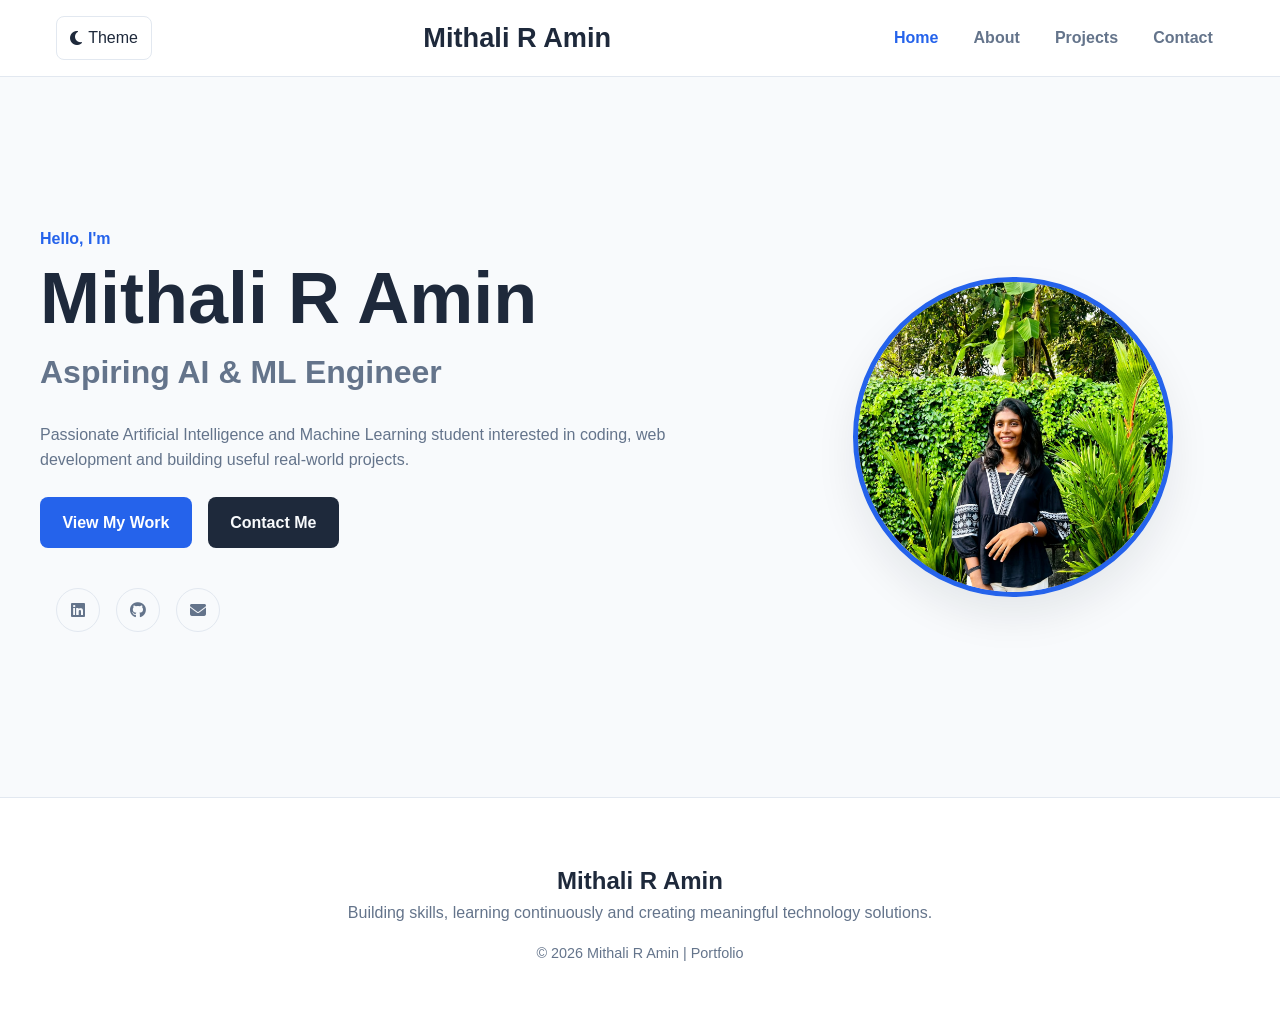
<file: index.html>
<!DOCTYPE html>
<html lang="en">

<head>
    <meta charset="UTF-8">

    <meta name="viewport"
          content="width=device-width, initial-scale=1.0">

    <meta name="description"
          content="Mithali R Amin's personal portfolio showcasing her skills, projects, education and experience in Artificial Intelligence, Machine Learning and Web Development.">

    <meta name="author"
          content="Mithali R Amin">

    <title>Mithali R Amin | AI & ML Portfolio</title>

    <link rel="stylesheet" href="style.css">

    <!-- Font Awesome Icons -->
    <link rel="stylesheet"
          href="https://cdnjs.cloudflare.com/ajax/libs/font-awesome/6.5.1/css/all.min.css">

</head>

<body>

    <!-- Header -->
    <header>

        <nav aria-label="Main navigation">
            <button id="theme-toggle"
        type="button"
        aria-label="Toggle dark mode">
    <i class="fa-solid fa-moon"
       aria-hidden="true"></i>
    <span>Theme</span>
</button>

            <h2 class="logo">
                Mithali R Amin<span></span>
            </h2>

            <div class="nav-links">

                <a href="index.html"
                   aria-current="page">
                    Home
                </a>

                <a href="about.html">
                    About
                </a>

                <a href="projects.html">
                    Projects
                </a>

                <a href="contact.html">
                    Contact
                </a>

            </div>

        </nav>

    </header>


    <!-- Main Content -->
    <main>

        <!-- Home Section -->
        <section id="home"
                 class="hero"
                 aria-labelledby="home-heading">

            <div class="hero-text">

                <p class="hello">
                    Hello, I'm
                </p>

                <h1 id="home-heading">
                    Mithali R Amin
                </h1>

                <h2>
                    Aspiring AI & ML Engineer
                </h2>

                <p class="intro">
                    Passionate Artificial Intelligence and Machine Learning
                    student interested in coding, web development and building
                    useful real-world projects.
                </p>


                <div class="buttons">

                    <a href="projects.html"
                       class="btn">
                        View My Work
                    </a>

                    <a href="contact.html"
                       class="btn secondary-btn">
                        Contact Me
                    </a>

                </div>


                <!-- Social Links -->
                <nav class="social-icons"
                     aria-label="Social media links">

                    <a href="https://www.linkedin.com/in/mithali-r-amin/"
                       target="_blank"
                       rel="noopener noreferrer"
                       aria-label="Visit my LinkedIn profile">

                        <i class="fa-brands fa-linkedin"
                           aria-hidden="true"></i>

                    </a>


                    <a href="https://github.com/mithali-dot"
                       target="_blank"
                       rel="noopener noreferrer"
                       aria-label="Visit my GitHub profile">

                        <i class="fa-brands fa-github"
                           aria-hidden="true"></i>

                    </a>


                    <a href="mailto:mithalir321@gmail.com"
                       aria-label="Send me an email">

                        <i class="fa-solid fa-envelope"
                           aria-hidden="true"></i>

                    </a>

                </nav>

            </div>


            <div class="hero-image">

                <img src="profile.jpeg"
                     alt="Profile photo of Mithali R Amin">

            </div>

        </section>

    </main>


    <!-- Footer -->
    <footer>

        <h2>
            Mithali R Amin
        </h2>

        <p>
            Building skills, learning continuously and creating meaningful
            technology solutions.
        </p>

        <p class="copyright">
            © 2026 Mithali R Amin | Portfolio
        </p>

    </footer>


    <script src="script.js"></script>

</body>

</html>
</file>
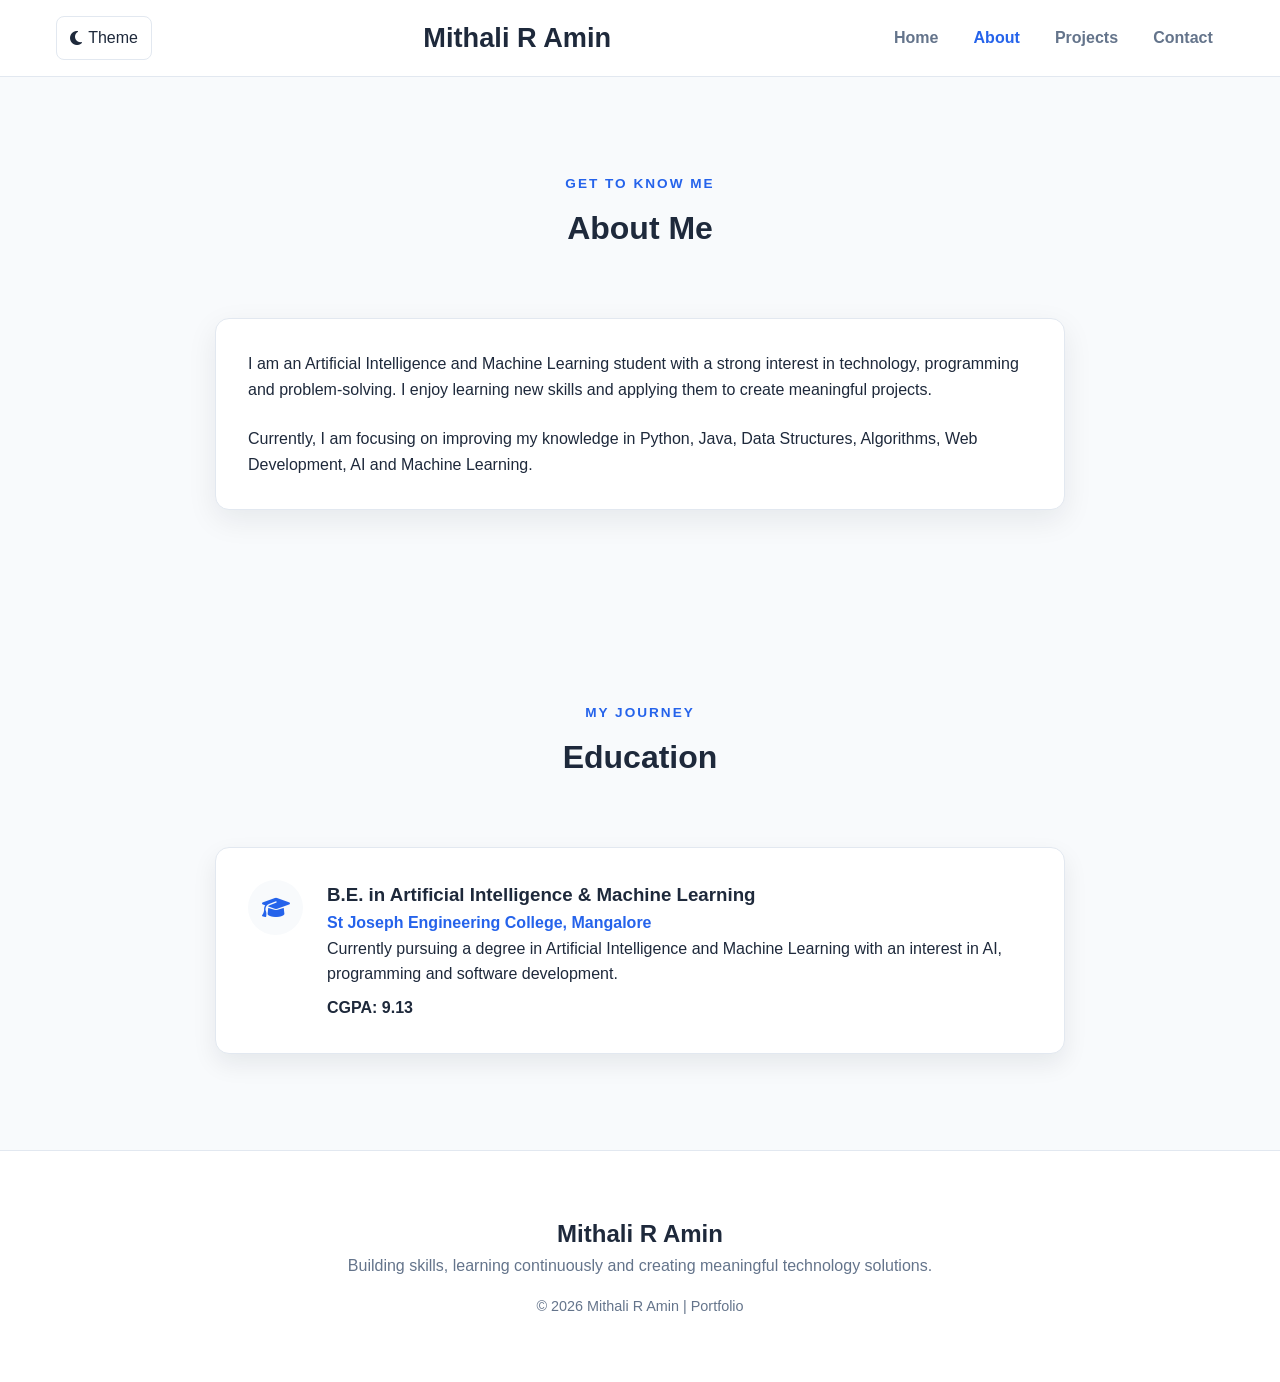
<file: about.html>
<!DOCTYPE html>
<html lang="en">

<head>
    <meta charset="UTF-8">

    <meta name="viewport"
          content="width=device-width, initial-scale=1.0">

    <meta name="description"
          content="Learn more about Mithali R Amin, an Artificial Intelligence and Machine Learning student interested in programming, AI, web development and software development.">

    <meta name="author"
          content="Mithali R Amin">

    <title>About | Mithali R Amin</title>

    <link rel="stylesheet" href="style.css">

    <!-- Font Awesome Icons -->
    <link rel="stylesheet"
          href="https://cdnjs.cloudflare.com/ajax/libs/font-awesome/6.5.1/css/all.min.css">

</head>

<body>

    <!-- Header -->
    <header>

        <nav aria-label="Main navigation">
            <button id="theme-toggle"
        type="button"
        aria-label="Toggle dark mode">
    <i class="fa-solid fa-moon"
       aria-hidden="true"></i>
    <span>Theme</span>
</button>

            <h2 class="logo">
                Mithali R Amin<span></span>
            </h2>

            <div class="nav-links">

                <a href="index.html">
                    Home
                </a>

                <a href="about.html"
                   aria-current="page">
                    About
                </a>

                <a href="projects.html">
                    Projects
                </a>

                <a href="contact.html">
                    Contact
                </a>

            </div>

        </nav>

    </header>


    <!-- Main Content -->
    <main>

        <!-- About Section -->
        <section class="section"
                 aria-labelledby="about-heading">

            <div class="section-title">

                <p>
                    GET TO KNOW ME
                </p>

                <h1 id="about-heading">
                    About Me
                </h1>

            </div>


            <article class="about-card">

                <p>
                    I am an Artificial Intelligence and Machine Learning
                    student with a strong interest in technology, programming
                    and problem-solving. I enjoy learning new skills and
                    applying them to create meaningful projects.
                </p>

                <p>
                    Currently, I am focusing on improving my knowledge in
                    Python, Java, Data Structures, Algorithms, Web Development,
                    AI and Machine Learning.
                </p>

            </article>

        </section>


        <!-- Education Section -->
        <section class="section"
                 aria-labelledby="education-heading">

            <div class="section-title">

                <p>
                    MY JOURNEY
                </p>

                <h2 id="education-heading">
                    Education
                </h2>

            </div>


            <article class="education-card">

                <div class="education-icon"
                     aria-hidden="true">

                    <i class="fa-solid fa-graduation-cap"></i>

                </div>


                <div>

                    <h3>
                        B.E. in Artificial Intelligence & Machine Learning
                    </h3>

                    <p class="college">
                        St Joseph Engineering College, Mangalore
                    </p>

                    <p>
                        Currently pursuing a degree in Artificial Intelligence
                        and Machine Learning with an interest in AI,
                        programming and software development.
                    </p>

                    <p class="score">
                        CGPA: 9.13
                    </p>

                </div>

            </article>

        </section>

    </main>


    <!-- Footer -->
    <footer>

        <h2>
            Mithali R Amin
        </h2>

        <p>
            Building skills, learning continuously and creating meaningful
            technology solutions.
        </p>

        <p class="copyright">
            © 2026 Mithali R Amin | Portfolio
        </p>

    </footer>


    <script src="script.js"></script>

</body>

</html>
</file>
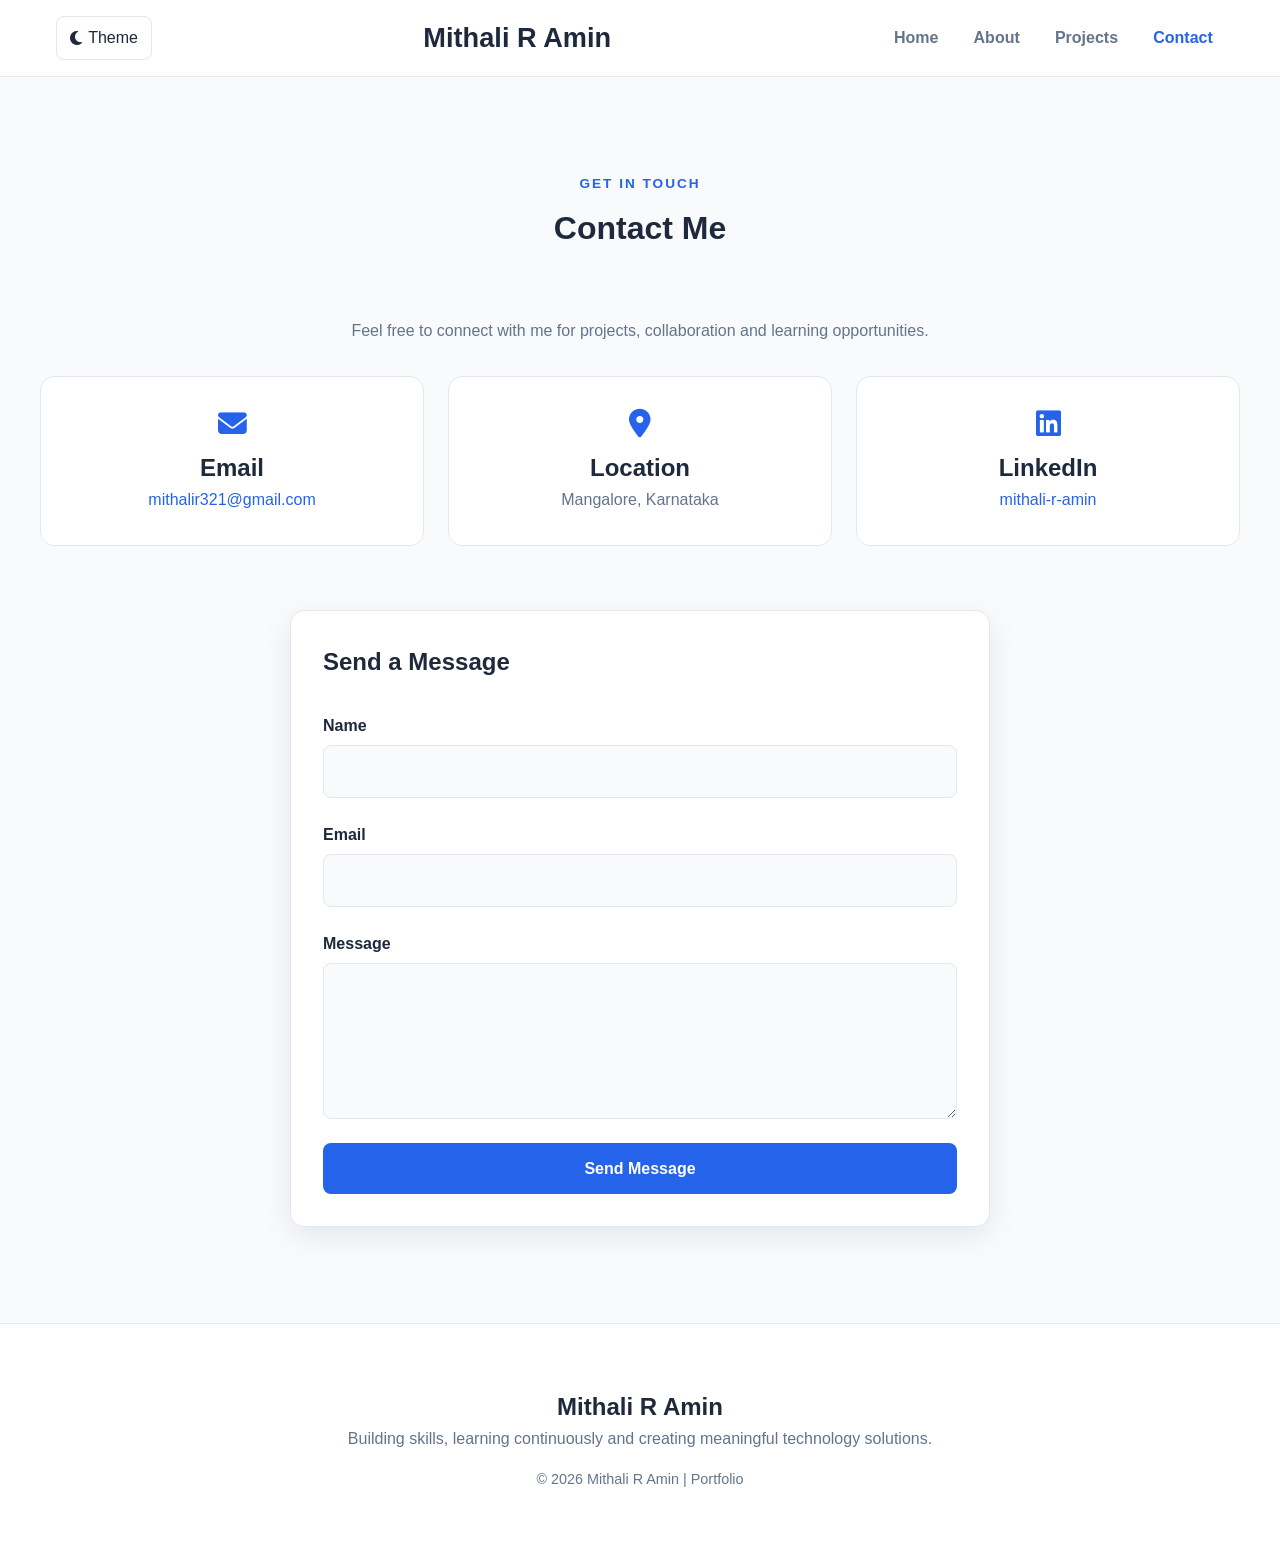
<file: contact.html>
<!DOCTYPE html>
<html lang="en">

<head>
    <meta charset="UTF-8">

    <meta name="viewport"
          content="width=device-width, initial-scale=1.0">

    <meta name="description"
          content="Contact Mithali R Amin for projects, collaboration and learning opportunities.">

    <meta name="author"
          content="Mithali R Amin">

    <title>Contact | Mithali R Amin</title>

    <link rel="stylesheet" href="style.css">

    <!-- Font Awesome Icons -->
    <link rel="stylesheet"
          href="https://cdnjs.cloudflare.com/ajax/libs/font-awesome/6.5.1/css/all.min.css">

</head>

<body>

    <!-- Header -->
    <header>

        <nav aria-label="Main navigation">
            <button id="theme-toggle"
        type="button"
        aria-label="Toggle dark mode">
    <i class="fa-solid fa-moon"
       aria-hidden="true"></i>
    <span>Theme</span>
</button>

            <h2 class="logo">
                Mithali R Amin<span></span>
            </h2>

            <div class="nav-links">

                <a href="index.html">
                    Home
                </a>

                <a href="about.html">
                    About
                </a>

                <a href="projects.html">
                    Projects
                </a>

                <a href="contact.html"
                   aria-current="page">
                    Contact
                </a>

            </div>

        </nav>

    </header>


    <!-- Main Content -->
    <main>

        <section class="section contact-section"
                 aria-labelledby="contact-heading">

            <div class="section-title">

                <p>
                    GET IN TOUCH
                </p>

                <h1 id="contact-heading">
                    Contact Me
                </h1>

            </div>


            <p class="contact-text">
                Feel free to connect with me for projects, collaboration
                and learning opportunities.
            </p>


            <!-- Contact Information -->
            <div class="contact-container">

                <article class="contact-card">

                    <i class="fa-solid fa-envelope"
                       aria-hidden="true"></i>

                    <h2>
                        Email
                    </h2>

                    <p>
                        <a href="mailto:mithalir321@gmail.com">
                            mithalir321@gmail.com
                        </a>
                    </p>

                </article>


                <article class="contact-card">

                    <i class="fa-solid fa-location-dot"
                       aria-hidden="true"></i>

                    <h2>
                        Location
                    </h2>

                    <p>
                        Mangalore, Karnataka
                    </p>

                </article>


                <article class="contact-card">

                    <i class="fa-brands fa-linkedin"
                       aria-hidden="true"></i>

                    <h2>
                        LinkedIn
                    </h2>

                    <p>
                        <a href="https://www.linkedin.com/in/mithali-r-amin/"
                           target="_blank"
                           rel="noopener noreferrer">
                            mithali-r-amin
                        </a>
                    </p>

                </article>

            </div>


            <!-- Accessible Contact Form -->
            <form class="contact-form"
                  action="#"
                  method="post"
                  aria-labelledby="form-heading">

                <h2 id="form-heading">
                    Send a Message
                </h2>


                <div>

                    <label for="name">
                        Name
                    </label>

                    <input type="text"
                           id="name"
                           name="name"
                           autocomplete="name"
                           required
                           aria-required="true">

                </div>


                <div>

                    <label for="email">
                        Email
                    </label>

                    <input type="email"
                           id="email"
                           name="email"
                           autocomplete="email"
                           required
                           aria-required="true">

                </div>


                <div>

                    <label for="message">
                        Message
                    </label>

                    <textarea id="message"
                              name="message"
                              rows="5"
                              required
                              aria-required="true"></textarea>

                </div>


                <button type="submit">
                    Send Message
                </button>

            </form>

        </section>

    </main>


    <!-- Footer -->
    <footer>

        <h2>
            Mithali R Amin
        </h2>

        <p>
            Building skills, learning continuously and creating meaningful
            technology solutions.
        </p>

        <p class="copyright">
            © 2026 Mithali R Amin | Portfolio
        </p>

    </footer>


    <script src="script.js"></script>

</body>

</html>
</file>
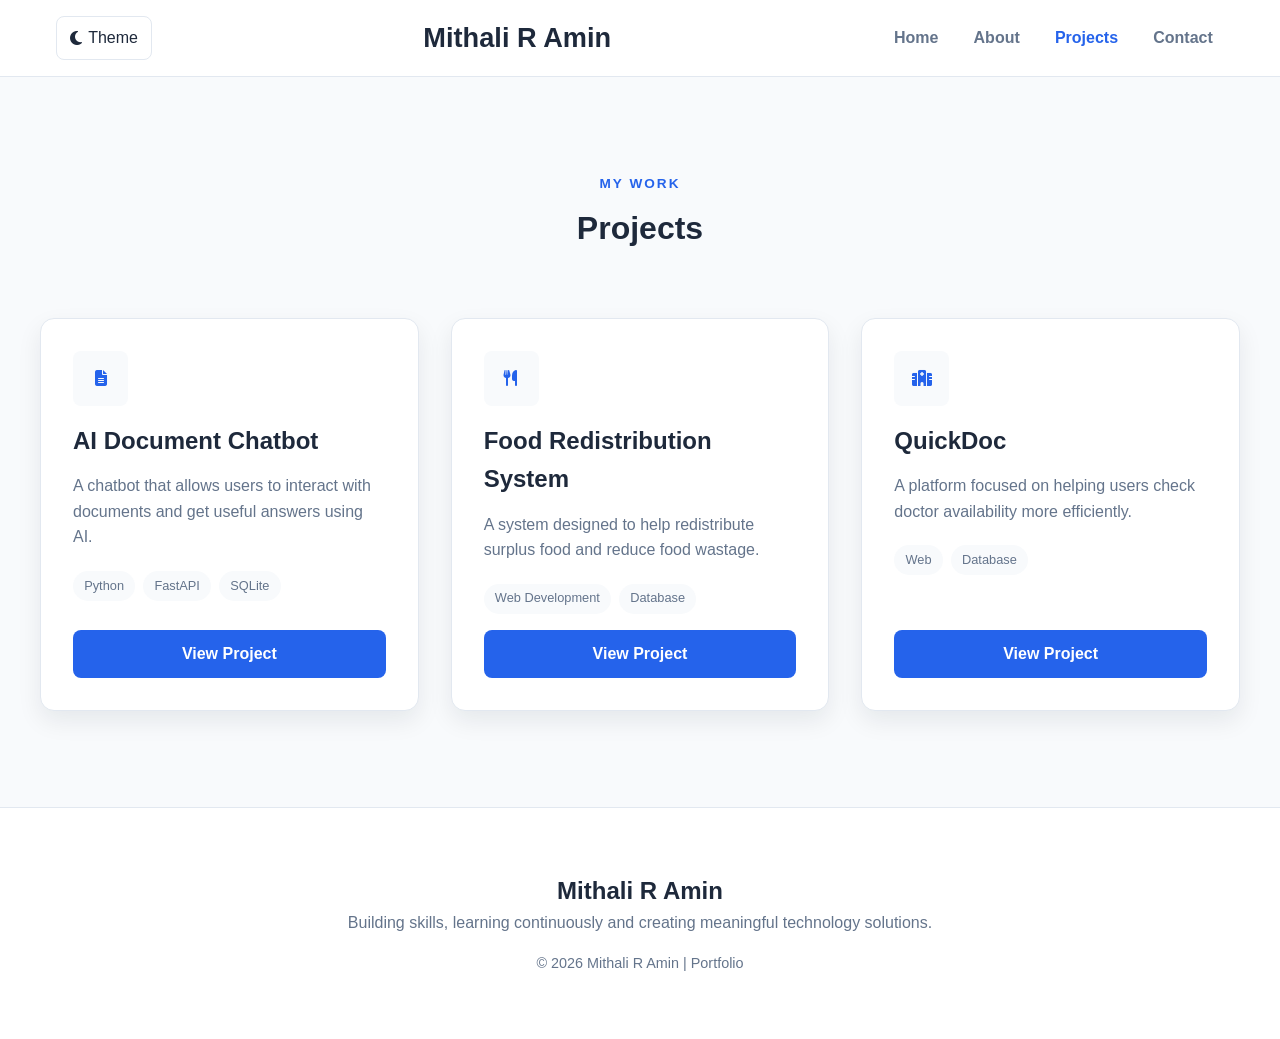
<file: projects.html>
<!DOCTYPE html>
<html lang="en">

<head>
    <meta charset="UTF-8">

    <meta name="viewport"
          content="width=device-width, initial-scale=1.0">

    <meta name="description"
          content="Explore projects by Mithali R Amin, including AI Document Chatbot, Food Redistribution System and QuickDoc.">

    <meta name="author"
          content="Mithali R Amin">

    <title>Projects | Mithali R Amin</title>

    <link rel="stylesheet" href="style.css">

    <!-- Font Awesome Icons -->
    <link rel="stylesheet"
          href="https://cdnjs.cloudflare.com/ajax/libs/font-awesome/6.5.1/css/all.min.css">

</head>

<body>

    <!-- Header -->
    <header>

        <nav aria-label="Main navigation">
            <button id="theme-toggle"
        type="button"
        aria-label="Toggle dark mode">
    <i class="fa-solid fa-moon"
       aria-hidden="true"></i>
    <span>Theme</span>
</button>

            <h2 class="logo">
                Mithali R Amin<span></span>
            </h2>

            <div class="nav-links">

                <a href="index.html">
                    Home
                </a>

                <a href="about.html">
                    About
                </a>

                <a href="projects.html"
                   aria-current="page">
                    Projects
                </a>

                <a href="contact.html">
                    Contact
                </a>

            </div>

        </nav>

    </header>


    <!-- Main Content -->
    <main>

        <section class="section"
                 aria-labelledby="projects-heading">

            <div class="section-title">

                <p>
                    MY WORK
                </p>

                <h1 id="projects-heading">
                    Projects
                </h1>

            </div>


            <div class="projects-container">

                <!-- Project 1 -->
                <article class="project-card">

                    <div class="project-icon"
                         aria-hidden="true">

                        <i class="fa-solid fa-file-lines"></i>

                    </div>

                    <h2>
                        AI Document Chatbot
                    </h2>

                    <p>
                        A chatbot that allows users to interact with
                        documents and get useful answers using AI.
                    </p>

                    <div class="tags"
                         aria-label="Technologies used">

                        <span>Python</span>
                        <span>FastAPI</span>
                        <span>SQLite</span>

                    </div>

                    <a href="#"
                       class="project-btn"
                       aria-label="View AI Document Chatbot project">

                        View Project

                    </a>

                </article>


                <!-- Project 2 -->
                <article class="project-card">

                    <div class="project-icon"
                         aria-hidden="true">

                        <i class="fa-solid fa-utensils"></i>

                    </div>

                    <h2>
                        Food Redistribution System
                    </h2>

                    <p>
                        A system designed to help redistribute surplus food
                        and reduce food wastage.
                    </p>

                    <div class="tags"
                         aria-label="Technologies used">

                        <span>Web Development</span>
                        <span>Database</span>

                    </div>

                    <a href="#"
                       class="project-btn"
                       aria-label="View Food Redistribution System project">

                        View Project

                    </a>

                </article>


                <!-- Project 3 -->
                <article class="project-card">

                    <div class="project-icon"
                         aria-hidden="true">

                        <i class="fa-solid fa-hospital"></i>

                    </div>

                    <h2>
                        QuickDoc
                    </h2>

                    <p>
                        A platform focused on helping users check doctor
                        availability more efficiently.
                    </p>

                    <div class="tags"
                         aria-label="Technologies used">

                        <span>Web</span>
                        <span>Database</span>

                    </div>

                    <a href="#"
                       class="project-btn"
                       aria-label="View QuickDoc project">

                        View Project

                    </a>

                </article>

            </div>

        </section>

    </main>


    <!-- Footer -->
    <footer>

        <h2>
            Mithali R Amin
        </h2>

        <p>
            Building skills, learning continuously and creating meaningful
            technology solutions.
        </p>

        <p class="copyright">
            © 2026 Mithali R Amin | Portfolio
        </p>

    </footer>


    <script src="script.js"></script>

</body>

</html>
</file>
<file: style.css>
/* =========================================
   CSS VARIABLES
   ========================================= */

:root {
    --bg-color: #f8fafc;
    --surface-color: #ffffff;
    --text-color: #1e293b;
    --secondary-text: #64748b;
    --primary-color: #2563eb;
    --primary-dark: #1d4ed8;
    --border-color: #e2e8f0;
    --shadow-color: rgba(15, 23, 42, 0.08);

    --max-width: 1200px;

    --space-xs: 0.5rem;
    --space-sm: 1rem;
    --space-md: 1.5rem;
    --space-lg: 2rem;
    --space-xl: 4rem;

    --radius-sm: 8px;
    --radius-md: 14px;
    --radius-lg: 20px;

    --transition: 0.3s ease;
}


/* =========================================
   DARK MODE
   ========================================= */

[data-theme="dark"] {
    --bg-color: #0f172a;
    --surface-color: #1e293b;
    --text-color: #f8fafc;
    --secondary-text: #cbd5e1;
    --primary-color: #60a5fa;
    --primary-dark: #93c5fd;
    --border-color: #334155;
    --shadow-color: rgba(0, 0, 0, 0.3);
}


/* =========================================
   RESET
   ========================================= */

* {
    margin: 0;
    padding: 0;
    box-sizing: border-box;
}


html {
    scroll-behavior: smooth;
}


body {
    font-family: Arial, Helvetica, sans-serif;
    background-color: var(--bg-color);
    color: var(--text-color);
    line-height: 1.6;
    transition:
        background-color var(--transition),
        color var(--transition);
}


/* =========================================
   IMAGES
   ========================================= */

img {
    max-width: 100%;
    display: block;
}


/* =========================================
   LINKS
   ========================================= */

a {
    color: inherit;
    text-decoration: none;
}


/* =========================================
   HEADER
   ========================================= */

header {
    background-color: var(--surface-color);
    border-bottom: 1px solid var(--border-color);

    position: sticky;
    top: 0;
    z-index: 1000;
}


/* =========================================
   NAVIGATION - FLEXBOX
   ========================================= */

nav {
    max-width: var(--max-width);
    margin: auto;
    padding: var(--space-sm);

    display: flex;
    flex-direction: column;
    align-items: center;
    gap: var(--space-sm);
}


.logo {
    font-size: 1.7rem;
    color: var(--text-color);
}


.logo span {
    color: var(--primary-color);
}


.nav-links {
    display: flex;
    flex-wrap: wrap;
    justify-content: center;
    gap: 0.8rem;
}


.nav-links a {
    padding: 0.5rem 0.7rem;
    color: var(--secondary-text);
    font-weight: 600;

    transition:
        color var(--transition),
        background-color var(--transition);
}


.nav-links a:hover,
.nav-links a[aria-current="page"] {
    color: var(--primary-color);
}


/* =========================================
   MAIN
   ========================================= */

main {
    width: 100%;
}


/* =========================================
   GENERAL SECTION
   ========================================= */

.section {
    width: min(100% - 2rem, var(--max-width));
    margin: auto;
    padding: var(--space-xl) 0;
}


.section-title {
    text-align: center;
    margin-bottom: var(--space-xl);
}


.section-title p {
    color: var(--primary-color);
    font-size: 0.85rem;
    font-weight: bold;
    letter-spacing: 2px;
    margin-bottom: 0.5rem;
}


.section-title h1,
.section-title h2 {
    font-size: 2rem;
}


/* =========================================
   HERO
   ========================================= */

.hero {
    width: min(100% - 2rem, var(--max-width));
    min-height: 80vh;
    margin: auto;
    padding: var(--space-xl) 0;

    display: grid;
    grid-template-columns: 1fr;
    gap: var(--space-xl);
    align-items: center;
}


.hero-text {
    text-align: center;
}


.hello {
    color: var(--primary-color);
    font-weight: bold;
}


.hero h1 {
    font-size: clamp(2.2rem, 8vw, 4.5rem);
    line-height: 1.1;
    margin: 0.5rem 0;
}


.hero h2 {
    color: var(--secondary-text);
    font-size: clamp(1.2rem, 4vw, 2rem);
}


.intro {
    max-width: 650px;
    margin: var(--space-md) auto;
    color: var(--secondary-text);
}


/* =========================================
   HERO IMAGE
   ========================================= */

.hero-image {
    display: flex;
    justify-content: center;
}


.hero-image img {
    width: min(75vw, 320px);
    aspect-ratio: 1;
    object-fit: cover;

    border-radius: 50%;
    border: 5px solid var(--primary-color);

    box-shadow:
        0 20px 40px var(--shadow-color);
}


/* =========================================
   BUTTONS - FLEXBOX
   ========================================= */

.buttons {
    display: flex;
    flex-wrap: wrap;
    justify-content: center;
    gap: var(--space-sm);
    margin: var(--space-md) 0;
}


.btn {
    display: inline-flex;
    align-items: center;
    justify-content: center;

    min-height: 44px;
    padding: 0.8rem 1.4rem;

    border-radius: var(--radius-sm);

    background-color: var(--primary-color);
    color: #ffffff;

    font-weight: bold;

    transition:
        transform var(--transition),
        background-color var(--transition);
}


.btn:hover {
    background-color: var(--primary-dark);
    transform: translateY(-2px);
}


.secondary-btn {
    background-color: var(--text-color);
    color: var(--bg-color);
}


/* =========================================
   SOCIAL ICONS - FLEXBOX
   ========================================= */

.social-icons {
    display: flex;
    justify-content: center;
    gap: 1rem;
    margin-top: var(--space-md);
}


.social-icons a {
    width: 44px;
    height: 44px;

    display: flex;
    align-items: center;
    justify-content: center;

    border: 1px solid var(--border-color);
    border-radius: 50%;

    color: var(--secondary-text);

    transition:
        color var(--transition),
        background-color var(--transition),
        transform var(--transition);
}


.social-icons a:hover {
    color: var(--primary-color);
    transform: translateY(-3px);
}


/* =========================================
   ABOUT
   ========================================= */

.about-card {
    max-width: 850px;
    margin: auto;

    padding: var(--space-lg);

    background-color: var(--surface-color);
    border: 1px solid var(--border-color);
    border-radius: var(--radius-md);

    box-shadow: 0 10px 30px var(--shadow-color);
}


.about-card p + p {
    margin-top: var(--space-md);
}


/* =========================================
   SKILLS - CSS GRID
   ========================================= */

.skills-container {
    display: grid;

    grid-template-columns: 1fr;

    gap: var(--space-md);
}


.skill-card {
    padding: var(--space-lg);

    background-color: var(--surface-color);
    border: 1px solid var(--border-color);
    border-radius: var(--radius-md);

    text-align: center;

    box-shadow: 0 10px 25px var(--shadow-color);

    transition:
        transform var(--transition),
        box-shadow var(--transition);
}


.skill-card:hover {
    transform: translateY(-5px);
    box-shadow: 0 15px 35px var(--shadow-color);
}


.skill-card i {
    font-size: 2rem;
    color: var(--primary-color);
    margin-bottom: 0.8rem;
}


.skill-card h3 {
    margin-bottom: 0.5rem;
}


.skill-card p {
    color: var(--secondary-text);
}


/* =========================================
   PROJECTS - CSS GRID
   ========================================= */

.projects-container {
    display: grid;

    grid-template-columns: 1fr;

    gap: var(--space-lg);
}


.project-card {
    padding: var(--space-lg);

    background-color: var(--surface-color);
    border: 1px solid var(--border-color);
    border-radius: var(--radius-md);

    display: flex;
    flex-direction: column;

    box-shadow: 0 10px 25px var(--shadow-color);

    transition:
        transform var(--transition),
        box-shadow var(--transition);
}


.project-card:hover {
    transform: translateY(-6px);
    box-shadow: 0 18px 40px var(--shadow-color);
}


.project-icon {
    width: 55px;
    height: 55px;

    display: flex;
    align-items: center;
    justify-content: center;

    margin-bottom: var(--space-sm);

    background-color: var(--bg-color);
    color: var(--primary-color);

    border-radius: var(--radius-sm);
}


.project-card p {
    margin: 0.8rem 0;
    color: var(--secondary-text);
}


.tags {
    display: flex;
    flex-wrap: wrap;
    gap: 0.5rem;

    margin: 0.5rem 0 1rem;
}


.tags span {
    padding: 0.3rem 0.7rem;

    border-radius: 20px;

    background-color: var(--bg-color);
    color: var(--secondary-text);

    font-size: 0.8rem;
}


.project-btn {
    margin-top: auto;

    display: inline-flex;
    align-items: center;
    justify-content: center;

    min-height: 44px;

    padding: 0.7rem 1rem;

    border-radius: var(--radius-sm);

    background-color: var(--primary-color);
    color: #ffffff;

    font-weight: bold;
}


.project-btn:hover {
    background-color: var(--primary-dark);
}


/* =========================================
   EDUCATION
   ========================================= */

.education-card {
    max-width: 850px;
    margin: auto;

    padding: var(--space-lg);

    display: flex;
    flex-direction: column;
    gap: var(--space-md);

    background-color: var(--surface-color);

    border: 1px solid var(--border-color);
    border-radius: var(--radius-md);

    box-shadow: 0 10px 25px var(--shadow-color);
}


.education-icon {
    width: 55px;
    height: 55px;

    flex-shrink: 0;

    display: flex;
    align-items: center;
    justify-content: center;

    background-color: var(--bg-color);
    color: var(--primary-color);

    border-radius: 50%;

    font-size: 1.4rem;
}


.college {
    color: var(--primary-color);
    font-weight: bold;
}


.score {
    margin-top: 0.5rem;
    font-weight: bold;
}


/* =========================================
   CONTACT
   ========================================= */

.contact-text {
    max-width: 700px;
    margin: 0 auto var(--space-lg);

    text-align: center;

    color: var(--secondary-text);
}


.contact-container {
    display: grid;

    grid-template-columns: 1fr;

    gap: var(--space-md);

    margin-bottom: var(--space-xl);
}


.contact-card {
    padding: var(--space-lg);

    text-align: center;

    background-color: var(--surface-color);

    border: 1px solid var(--border-color);
    border-radius: var(--radius-md);
}


.contact-card i {
    font-size: 1.8rem;
    color: var(--primary-color);

    margin-bottom: 0.7rem;
}


.contact-card p {
    color: var(--secondary-text);
}


.contact-card a {
    color: var(--primary-color);
}


/* =========================================
   CONTACT FORM
   ========================================= */

.contact-form {
    max-width: 700px;
    margin: auto;

    padding: var(--space-lg);

    display: flex;
    flex-direction: column;
    gap: var(--space-md);

    background-color: var(--surface-color);

    border: 1px solid var(--border-color);
    border-radius: var(--radius-md);

    box-shadow: 0 10px 30px var(--shadow-color);
}


.contact-form h2 {
    margin-bottom: 0.5rem;
}


.contact-form div {
    display: flex;
    flex-direction: column;
    gap: 0.4rem;
}


.contact-form label {
    font-weight: bold;
}


.contact-form input,
.contact-form textarea {
    width: 100%;

    padding: 0.8rem;

    font: inherit;

    color: var(--text-color);
    background-color: var(--bg-color);

    border: 1px solid var(--border-color);
    border-radius: var(--radius-sm);

    outline: none;

    transition:
        border-color var(--transition),
        box-shadow var(--transition);
}


.contact-form input:focus,
.contact-form textarea:focus {
    border-color: var(--primary-color);

    box-shadow:
        0 0 0 3px rgba(37, 99, 235, 0.2);
}


.contact-form button {
    min-height: 44px;

    padding: 0.8rem 1.2rem;

    border: none;
    border-radius: var(--radius-sm);

    background-color: var(--primary-color);
    color: #ffffff;

    font: inherit;
    font-weight: bold;

    cursor: pointer;

    transition:
        background-color var(--transition),
        transform var(--transition);
}


.contact-form button:hover {
    background-color: var(--primary-dark);
    transform: translateY(-2px);
}


/* =========================================
   FOOTER
   ========================================= */

footer {
    padding: var(--space-xl) var(--space-sm);

    text-align: center;

    background-color: var(--surface-color);

    border-top: 1px solid var(--border-color);
}


footer p {
    color: var(--secondary-text);
}


.copyright {
    margin-top: var(--space-sm);
    font-size: 0.9rem;
}


/* =========================================
   KEYBOARD ACCESSIBILITY
   ========================================= */

a:focus-visible,
button:focus-visible,
input:focus-visible,
textarea:focus-visible {
    outline: 3px solid var(--primary-color);
    outline-offset: 3px;
}


/* =========================================
   TABLET - 600px
   ========================================= */

@media (min-width: 600px) {

    nav {
        flex-direction: row;
        justify-content: space-between;
    }


    .skills-container {
        grid-template-columns: repeat(2, 1fr);
    }


    .projects-container {
        grid-template-columns: repeat(2, 1fr);
    }


    .contact-container {
        grid-template-columns: repeat(2, 1fr);
    }


    .education-card {
        flex-direction: row;
        align-items: flex-start;
    }
}


/* =========================================
   DESKTOP - 900px
   ========================================= */

@media (min-width: 900px) {

    .hero {
        grid-template-columns: 1.2fr 0.8fr;
    }


    .hero-text {
        text-align: left;
    }


    .intro {
        margin-left: 0;
        margin-right: 0;
    }


    .buttons,
    .social-icons {
        justify-content: flex-start;
    }


    .skills-container {
        grid-template-columns: repeat(3, 1fr);
    }


    .projects-container {
        grid-template-columns: repeat(3, 1fr);
    }


    .contact-container {
        grid-template-columns: repeat(3, 1fr);
    }
}


/* =========================================
   LARGE DESKTOP
   ========================================= */

@media (min-width: 1200px) {

    .section {
        padding-top: 6rem;
        padding-bottom: 6rem;
    }

}
#theme-toggle {
    display: inline-flex;
    align-items: center;
    justify-content: center;
    gap: 0.4rem;

    min-height: 44px;

    padding: 0.5rem 0.8rem;

    border: 1px solid var(--border-color);
    border-radius: var(--radius-sm);

    background-color: var(--surface-color);
    color: var(--text-color);

    font: inherit;
    cursor: pointer;

    transition:
        background-color var(--transition),
        color var(--transition),
        border-color var(--transition);
}

#theme-toggle:hover {
    background-color: var(--bg-color);
}

#theme-toggle:focus-visible {
    outline: 3px solid var(--primary-color);
    outline-offset: 3px;
}
</file>
